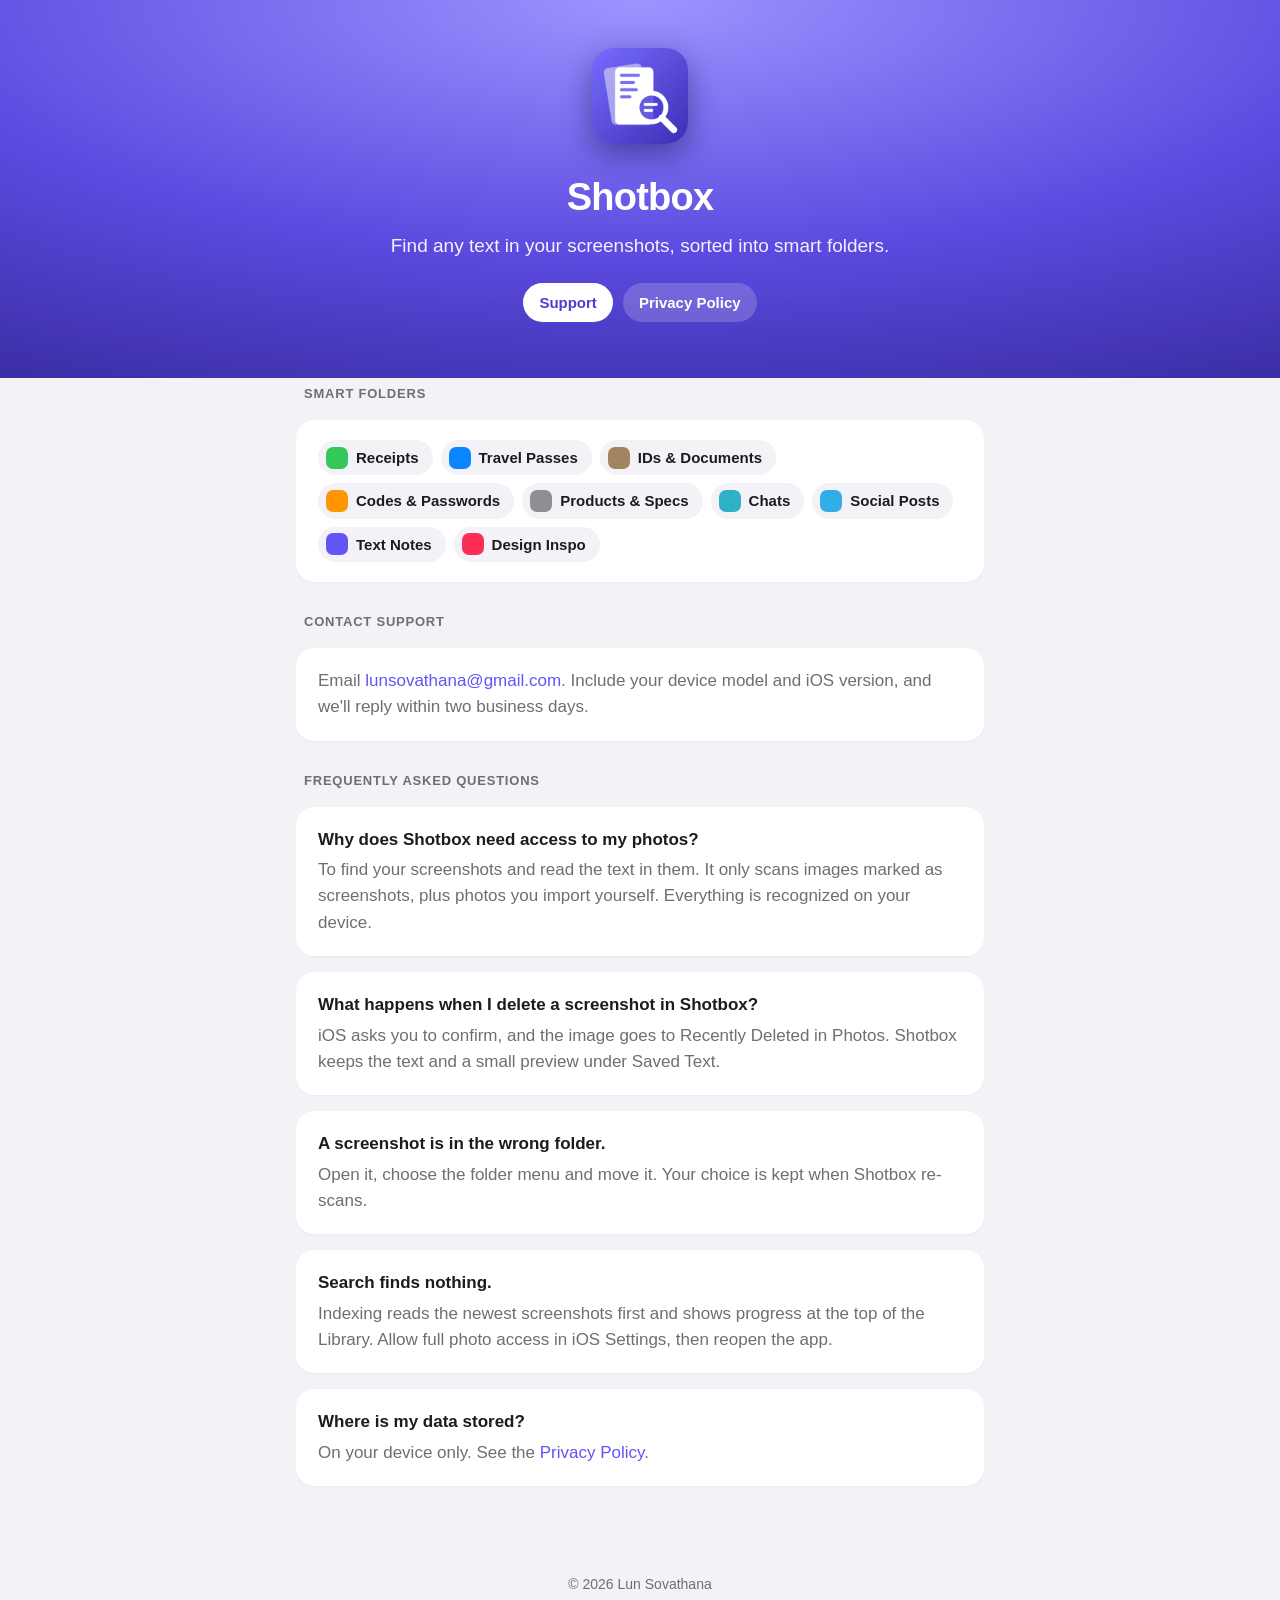
<file: index.html>
<!doctype html>
<html lang="en">
<head>
<meta charset="utf-8">
<meta name="viewport" content="width=device-width, initial-scale=1">
<meta name="theme-color" content="#5b4be0">
<link rel="icon" href="icon.png">
<link rel="stylesheet" href="style.css">
<title>Shotbox – Support</title>
</head>
<body>
<header class="hero">
<img src="icon.png" alt="Shotbox app icon">
<h1>Shotbox</h1>
<p>Find any text in your screenshots, sorted into smart folders.</p>
<nav><a class="on" href="./">Support</a><a href="privacy-policy.html">Privacy Policy</a></nav>
</header>
<main>
<h2>Smart folders</h2>
<div class="panel"><div class="folders">
<span><i style="background:#34c759"></i>Receipts</span><span><i style="background:#0a84ff"></i>Travel Passes</span><span><i style="background:#a2845e"></i>IDs &amp; Documents</span><span><i style="background:#ff9500"></i>Codes &amp; Passwords</span><span><i style="background:#8e8e93"></i>Products &amp; Specs</span><span><i style="background:#30b0c7"></i>Chats</span><span><i style="background:#32ade6"></i>Social Posts</span><span><i style="background:#6155f5"></i>Text Notes</span><span><i style="background:#ff2d55"></i>Design Inspo</span>
</div></div>

<h2>Contact support</h2>
<div class="panel"><p>Email <a href="mailto:lunsovathana@gmail.com?subject=Shotbox%20Support">lunsovathana@gmail.com</a>. Include your device model and iOS version, and we'll reply within two business days.</p></div>

<h2>Frequently asked questions</h2>
<div class="panel"><h3>Why does Shotbox need access to my photos?</h3><p>To find your screenshots and read the text in them. It only scans images marked as screenshots, plus photos you import yourself. Everything is recognized on your device.</p></div>
<div class="panel"><h3>What happens when I delete a screenshot in Shotbox?</h3><p>iOS asks you to confirm, and the image goes to Recently Deleted in Photos. Shotbox keeps the text and a small preview under Saved Text.</p></div>
<div class="panel"><h3>A screenshot is in the wrong folder.</h3><p>Open it, choose the folder menu and move it. Your choice is kept when Shotbox re-scans.</p></div>
<div class="panel"><h3>Search finds nothing.</h3><p>Indexing reads the newest screenshots first and shows progress at the top of the Library. Allow full photo access in iOS Settings, then reopen the app.</p></div>
<div class="panel"><h3>Where is my data stored?</h3><p>On your device only. See the <a href="privacy-policy.html">Privacy Policy</a>.</p></div>
</main>
<footer>© 2026 Lun Sovathana</footer>
</body>
</html>
</file>
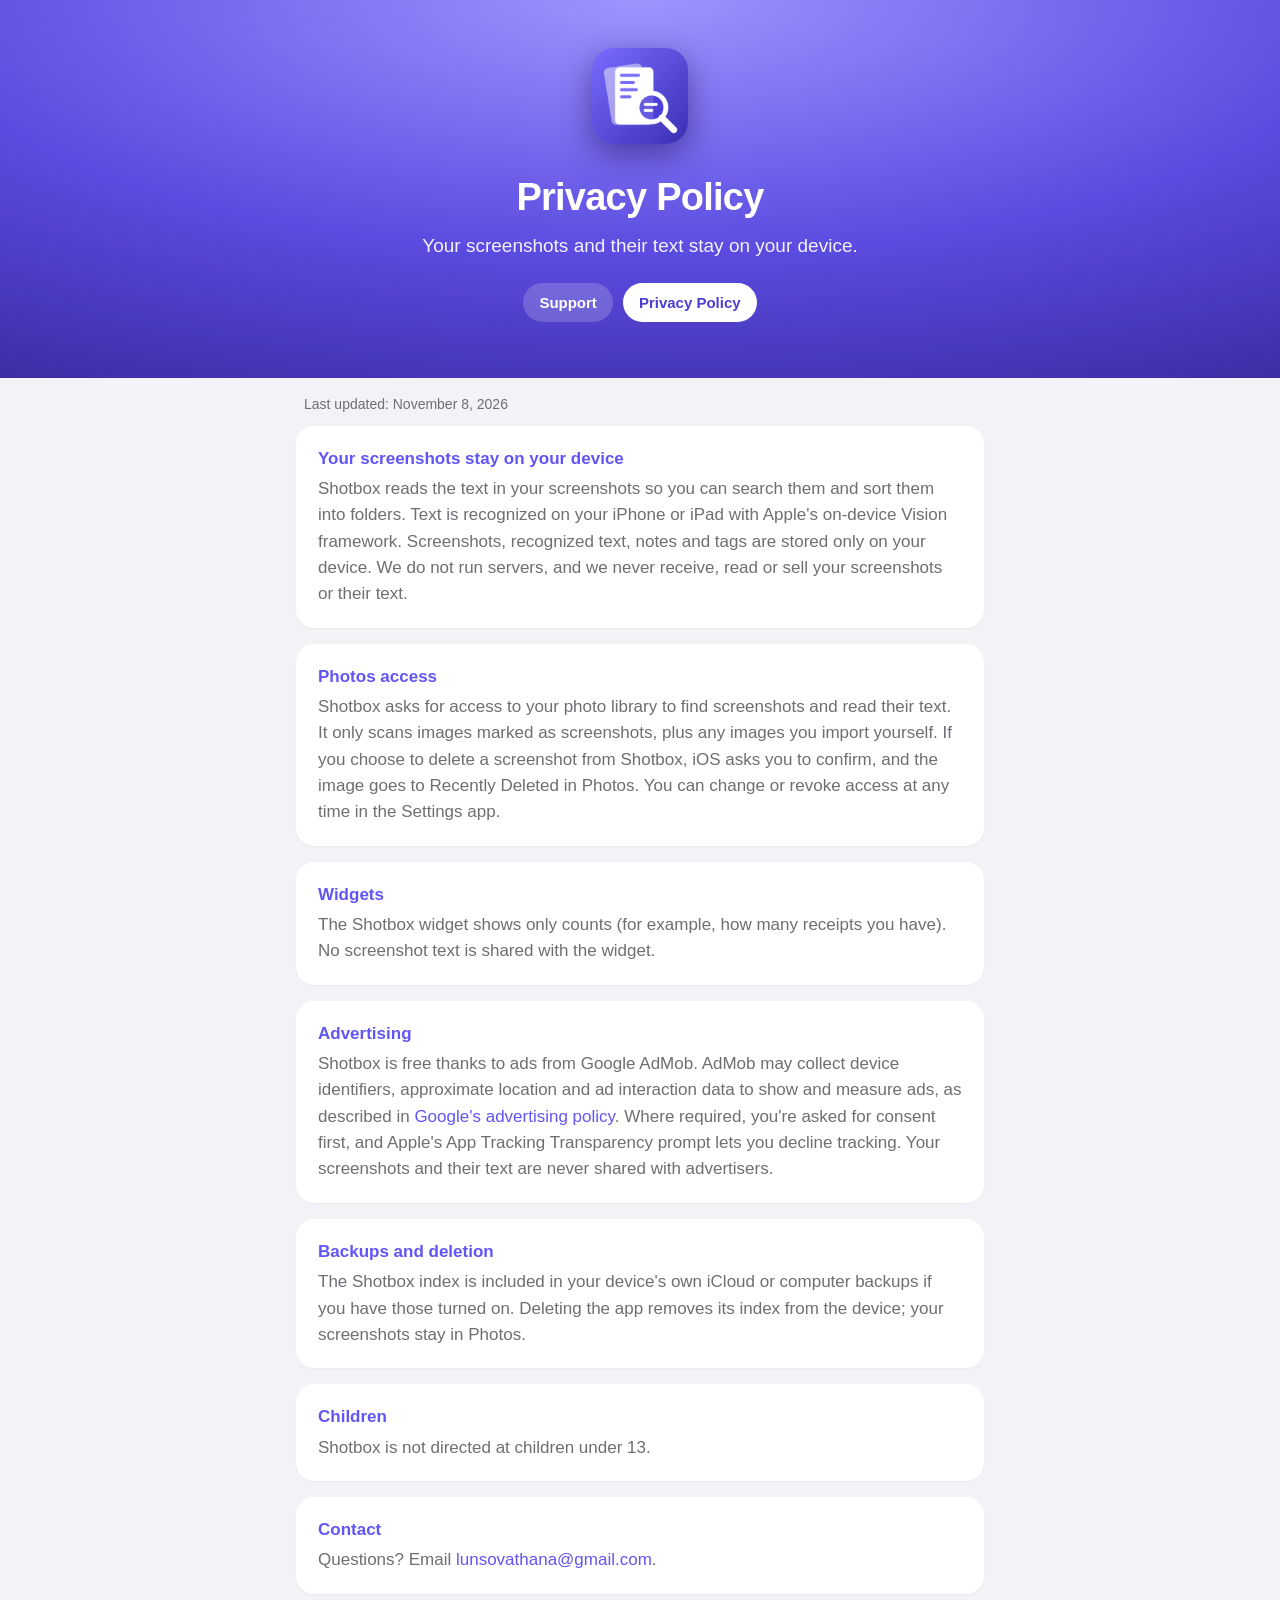
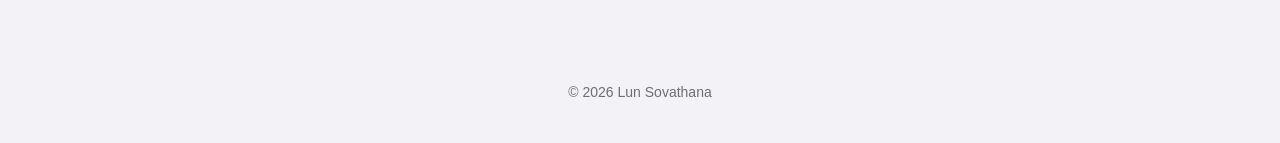
<file: privacy-policy.html>
<!doctype html>
<html lang="en">
<head>
<meta charset="utf-8">
<meta name="viewport" content="width=device-width, initial-scale=1">
<meta name="theme-color" content="#5b4be0">
<link rel="icon" href="icon.png">
<link rel="stylesheet" href="style.css">
<title>Shotbox – Privacy Policy</title>
</head>
<body>
<header class="hero">
<img src="icon.png" alt="Shotbox app icon">
<h1>Privacy Policy</h1>
<p>Your screenshots and their text stay on your device.</p>
<nav><a href="./">Support</a><a class="on" href="privacy-policy.html">Privacy Policy</a></nav>
</header>
<main>
<p class="meta">Last updated: November 8, 2026</p>
<div class="panel sec"><h3>Your screenshots stay on your device</h3><p>Shotbox reads the text in your screenshots so you can search them and sort them into folders. Text is recognized on your iPhone or iPad with Apple's on-device Vision framework. Screenshots, recognized text, notes and tags are stored only on your device. We do not run servers, and we never receive, read or sell your screenshots or their text.</p></div>
<div class="panel sec"><h3>Photos access</h3><p>Shotbox asks for access to your photo library to find screenshots and read their text. It only scans images marked as screenshots, plus any images you import yourself. If you choose to delete a screenshot from Shotbox, iOS asks you to confirm, and the image goes to Recently Deleted in Photos. You can change or revoke access at any time in the Settings app.</p></div>
<div class="panel sec"><h3>Widgets</h3><p>The Shotbox widget shows only counts (for example, how many receipts you have). No screenshot text is shared with the widget.</p></div>
<div class="panel sec"><h3>Advertising</h3><p>Shotbox is free thanks to ads from Google AdMob. AdMob may collect device identifiers, approximate location and ad interaction data to show and measure ads, as described in <a href="https://policies.google.com/technologies/ads">Google's advertising policy</a>. Where required, you're asked for consent first, and Apple's App Tracking Transparency prompt lets you decline tracking. Your screenshots and their text are never shared with advertisers.</p></div>
<div class="panel sec"><h3>Backups and deletion</h3><p>The Shotbox index is included in your device's own iCloud or computer backups if you have those turned on. Deleting the app removes its index from the device; your screenshots stay in Photos.</p></div>
<div class="panel sec"><h3>Children</h3><p>Shotbox is not directed at children under 13.</p></div>
<div class="panel sec"><h3>Contact</h3><p>Questions? Email <a href="mailto:lunsovathana@gmail.com?subject=Shotbox%20Privacy">lunsovathana@gmail.com</a>.</p></div>
</main>
<footer>© 2026 Lun Sovathana</footer>
</body>
</html>
</file>
<file: style.css>
/* Shotbox site: mirrors the app (indigo accent, grouped-list background, rounded white cards). */
:root{--accent:#6155f5;--accent2:#8a80ff;--text:#1c1c1e;--muted:#6e6e73;--bg:#f2f2f7;--card:#fff;--line:#e5e5ea;
  --hero1:#9d94ff;--hero2:#5b4be0;--hero3:#2a1f86}
@media (prefers-color-scheme:dark){:root{--accent:#8a80ff;--accent2:#6155f5;--text:#f5f5f7;--muted:#a1a1a6;--bg:#000;--card:#1c1c1e;--line:#2c2c2e}}
*{box-sizing:border-box}
body{margin:0;background:var(--bg);color:var(--text);font:17px/1.55 -apple-system,BlinkMacSystemFont,"SF Pro Text","Segoe UI",Roboto,sans-serif}
a{color:var(--accent);text-decoration:none} a:hover{text-decoration:underline}
.hero{background:radial-gradient(120% 140% at 50% 0%,var(--hero1) 0%,var(--hero2) 48%,var(--hero3) 100%);color:#fff;text-align:center;padding:48px 20px 56px}
.hero img{width:96px;height:96px;border-radius:22px;box-shadow:0 10px 30px rgba(15,8,70,.45)}
.hero h1{font-size:38px;margin:16px 0 4px;letter-spacing:-.02em}
.hero p{margin:0 auto;max-width:520px;opacity:.93;font-size:19px}
.hero nav{margin-top:22px;display:flex;gap:10px;justify-content:center;flex-wrap:wrap}
.hero nav a{color:#fff;background:rgba(255,255,255,.18);padding:8px 16px;border-radius:999px;font-size:15px;font-weight:600}
.hero nav a.on{background:#fff;color:#4a3dd1}
main{max-width:720px;margin:-24px auto 0;padding:0 16px 72px}
.panel{background:var(--card);border-radius:18px;padding:20px 22px;margin:16px 0;box-shadow:0 1px 2px rgba(0,0,0,.04)}
h2{font-size:13px;text-transform:uppercase;letter-spacing:.06em;color:var(--muted);margin:30px 8px 8px;font-weight:600}
.panel h3{margin:0 0 4px;font-size:17px} .panel p{margin:0;color:var(--muted)}
.panel h3+p{margin-top:2px}
.panel+.panel{margin-top:10px}
.sec h3{color:var(--accent)}
.folders{display:flex;flex-wrap:wrap;gap:8px}
.folders span{display:inline-flex;align-items:center;gap:8px;background:var(--bg);border-radius:999px;padding:6px 14px 6px 8px;font-size:15px;font-weight:600}
.folders i{width:22px;height:22px;border-radius:7px;display:inline-block}
.meta{color:var(--muted);font-size:14px;margin:0;padding:40px 8px 0;position:relative}
.meta+.panel{margin-top:10px}
footer{text-align:center;color:var(--muted);font-size:14px;padding:0 16px 40px}
</file>
